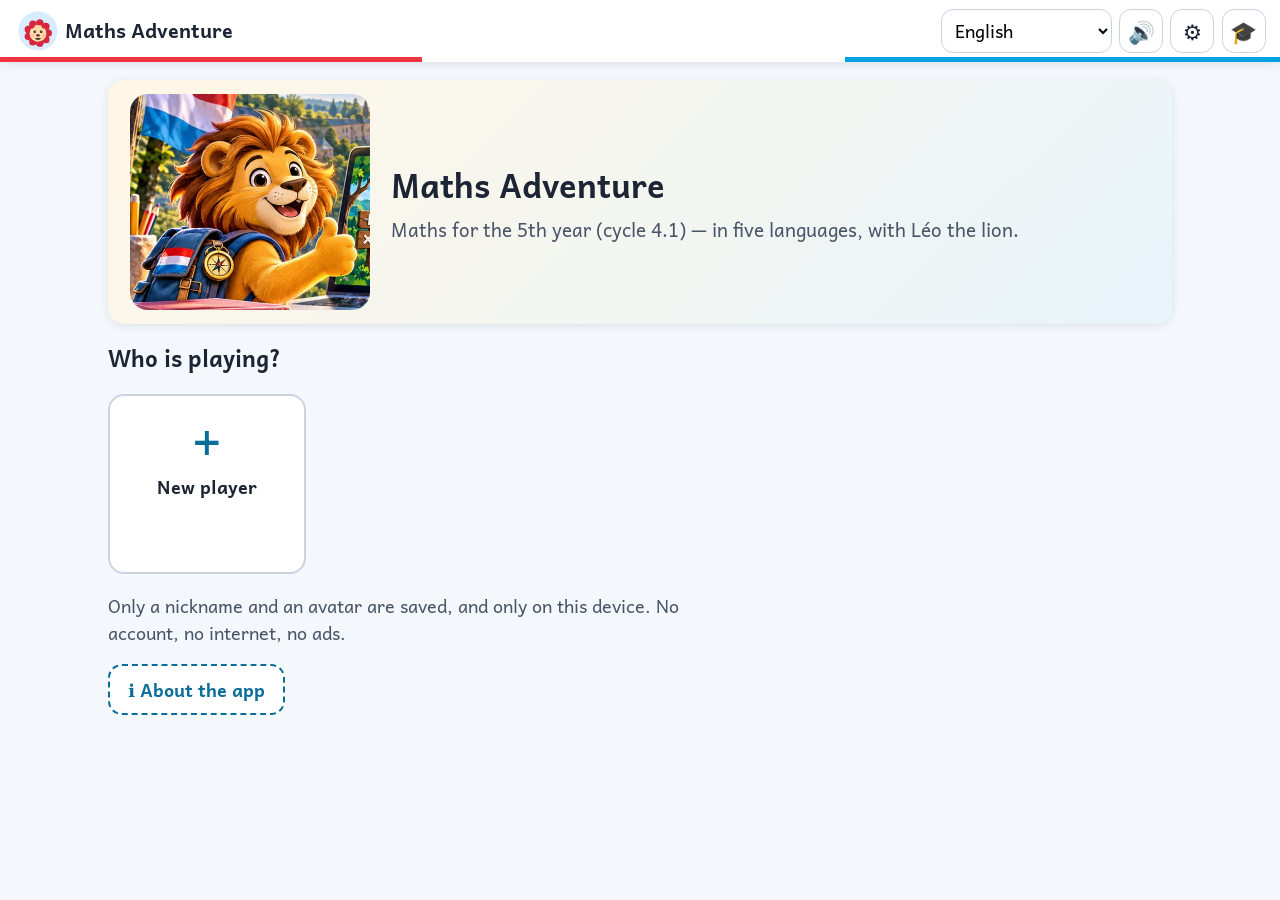
<file: index.html>
<!DOCTYPE html>
<html lang="fr">
<head>
<meta charset="utf-8">
<meta name="viewport" content="width=device-width, initial-scale=1, viewport-fit=cover">
<title>Math Adventure Lëtzebuerg · Cycle 4.1</title>
<meta name="description" content="Offline maths practice for Cycle 4.1 (5e année) in Luxembourg — FR, DE, LB, EN, RO.">
<link rel="stylesheet" href="css/app.css?v=60b94250">
</head>
<body>
<a class="skip" href="#main">Skip to content</a>
<header id="topbar" role="banner"></header>
<main id="main" tabindex="-1"></main>
<noscript><p style="padding:2rem">This app needs JavaScript. / Cette application a besoin de JavaScript.</p></noscript>

<!-- Translations: one file per language (JSON inside a small wrapper) -->
<script src="lang/fr.js?v=732858bb"></script>
<script src="lang/de.js?v=d8d14176"></script>
<script src="lang/lb.js?v=cd9754b4"></script>
<script src="lang/en.js?v=67a23df7"></script>
<script src="lang/ro.js?v=148026a5"></script>
<!-- Core (no DOM) -->
<script src="js/core/core.js?v=0ac11407"></script>
<script src="js/core/i18n.js?v=b5b7adcf"></script>
<script src="js/core/numwords.js?v=96aa3ba4"></script>
<script src="js/core/expr.js?v=b0291c2d"></script>
<script src="js/core/check.js?v=9bc682be"></script>
<script src="js/figures/figures.js?v=91a6f193"></script>
<!-- Curriculum, map and exercise templates -->
<script src="js/data/curriculum.js?v=0f554873"></script>
<script src="js/data/map.js?v=e9a538f1"></script>
<script src="js/data/badges.js?v=65bc498c"></script>
<script src="js/data/glossary.js?v=a13b171c"></script>
<script src="js/templates/registry.js?v=69e2e03e"></script>
<script src="js/templates/no_numbers.js?v=d53ef2dc"></script>
<script src="js/templates/no_operations.js?v=1e5e96a4"></script>
<script src="js/templates/ef_geometry.js?v=0cd226c7"></script>
<script src="js/templates/gm_measures.js?v=987942b2"></script>
<script src="js/templates/rp_problems.js?v=d055ea07"></script>
<script src="js/templates/extreme.js?v=b66fca2b"></script>
<!-- Game logic and UI -->
<script src="js/game/game.js?v=059759e8"></script>
<script src="js/game/sets.js?v=01d61408"></script>
<script src="js/ui/media.js?v=5b699a3b"></script>
<script src="js/ui/widgets.js?v=b9a24413"></script>
<script src="js/ui/terms.js?v=5b2e90e9"></script>
<script src="js/ui/dashboard.js?v=f40d99d7"></script>
<script src="js/app.js?v=7e031289"></script>
</body>
</html>
</file>
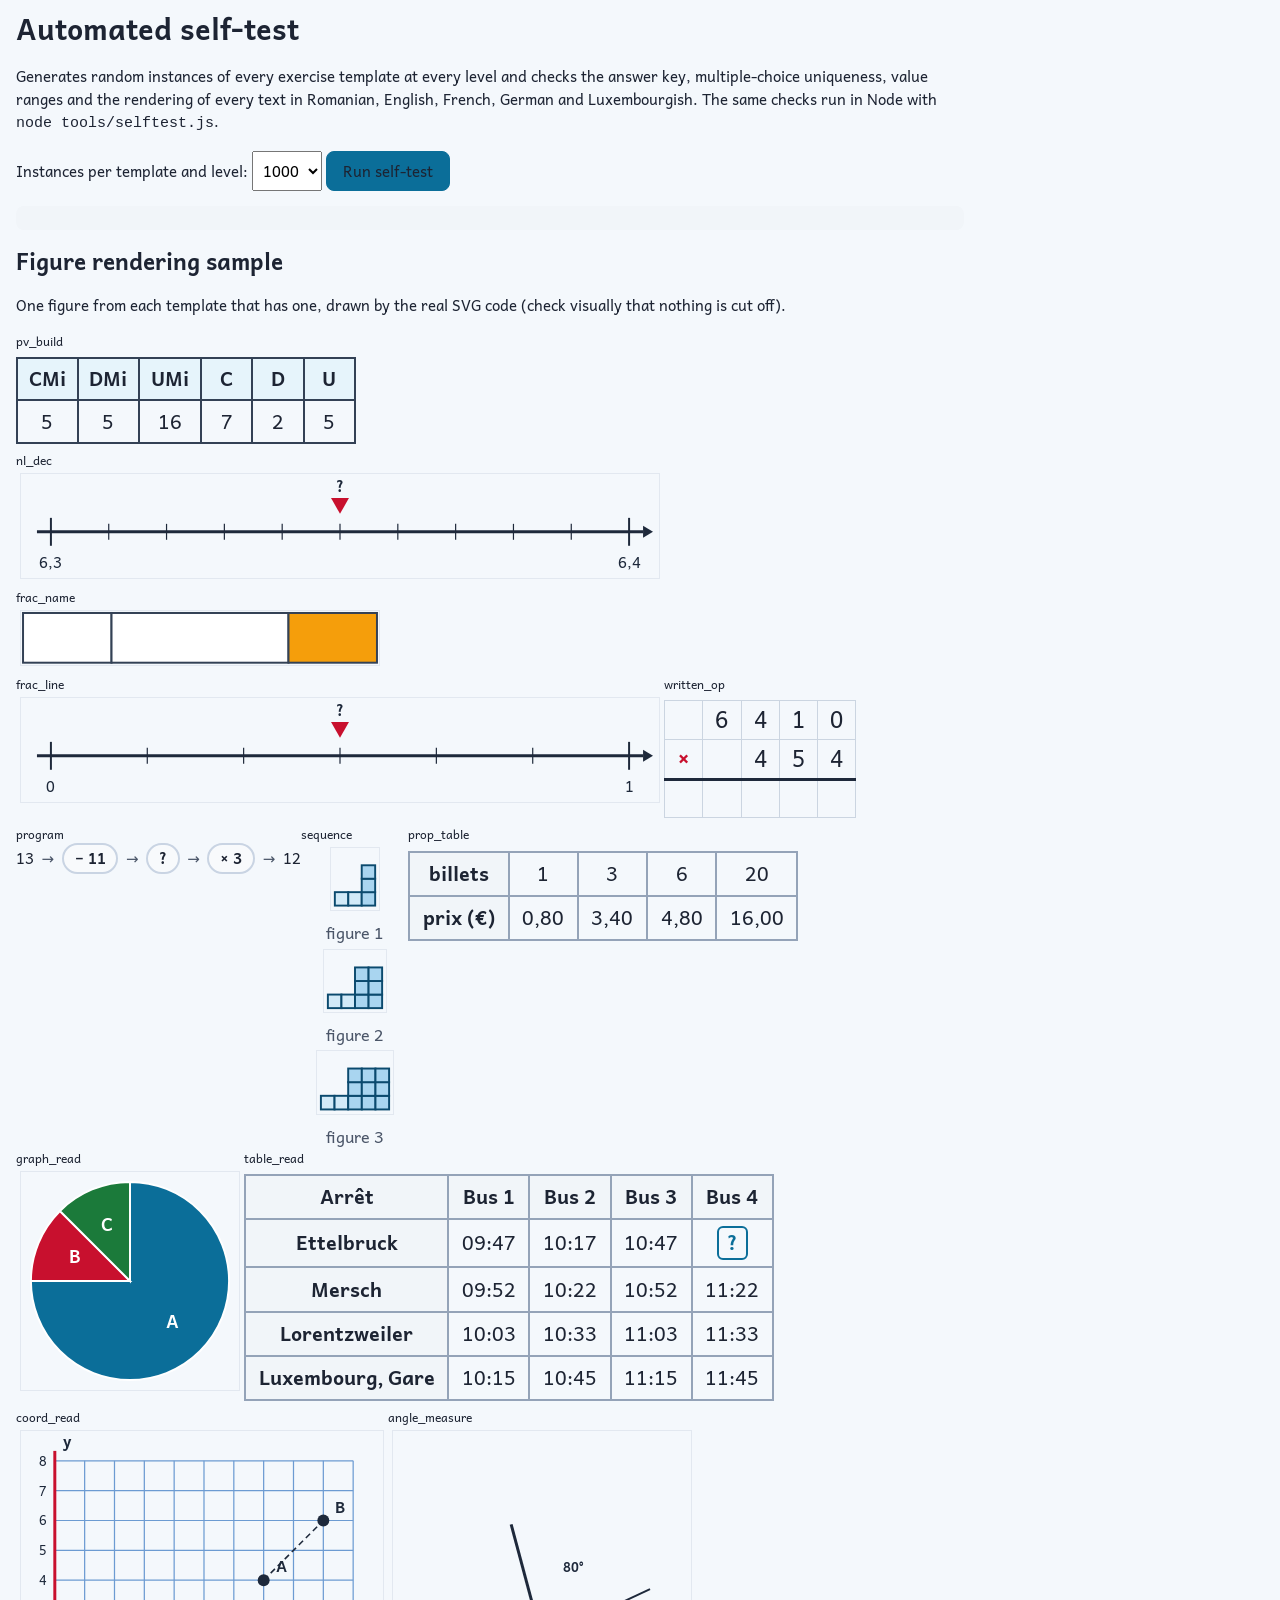
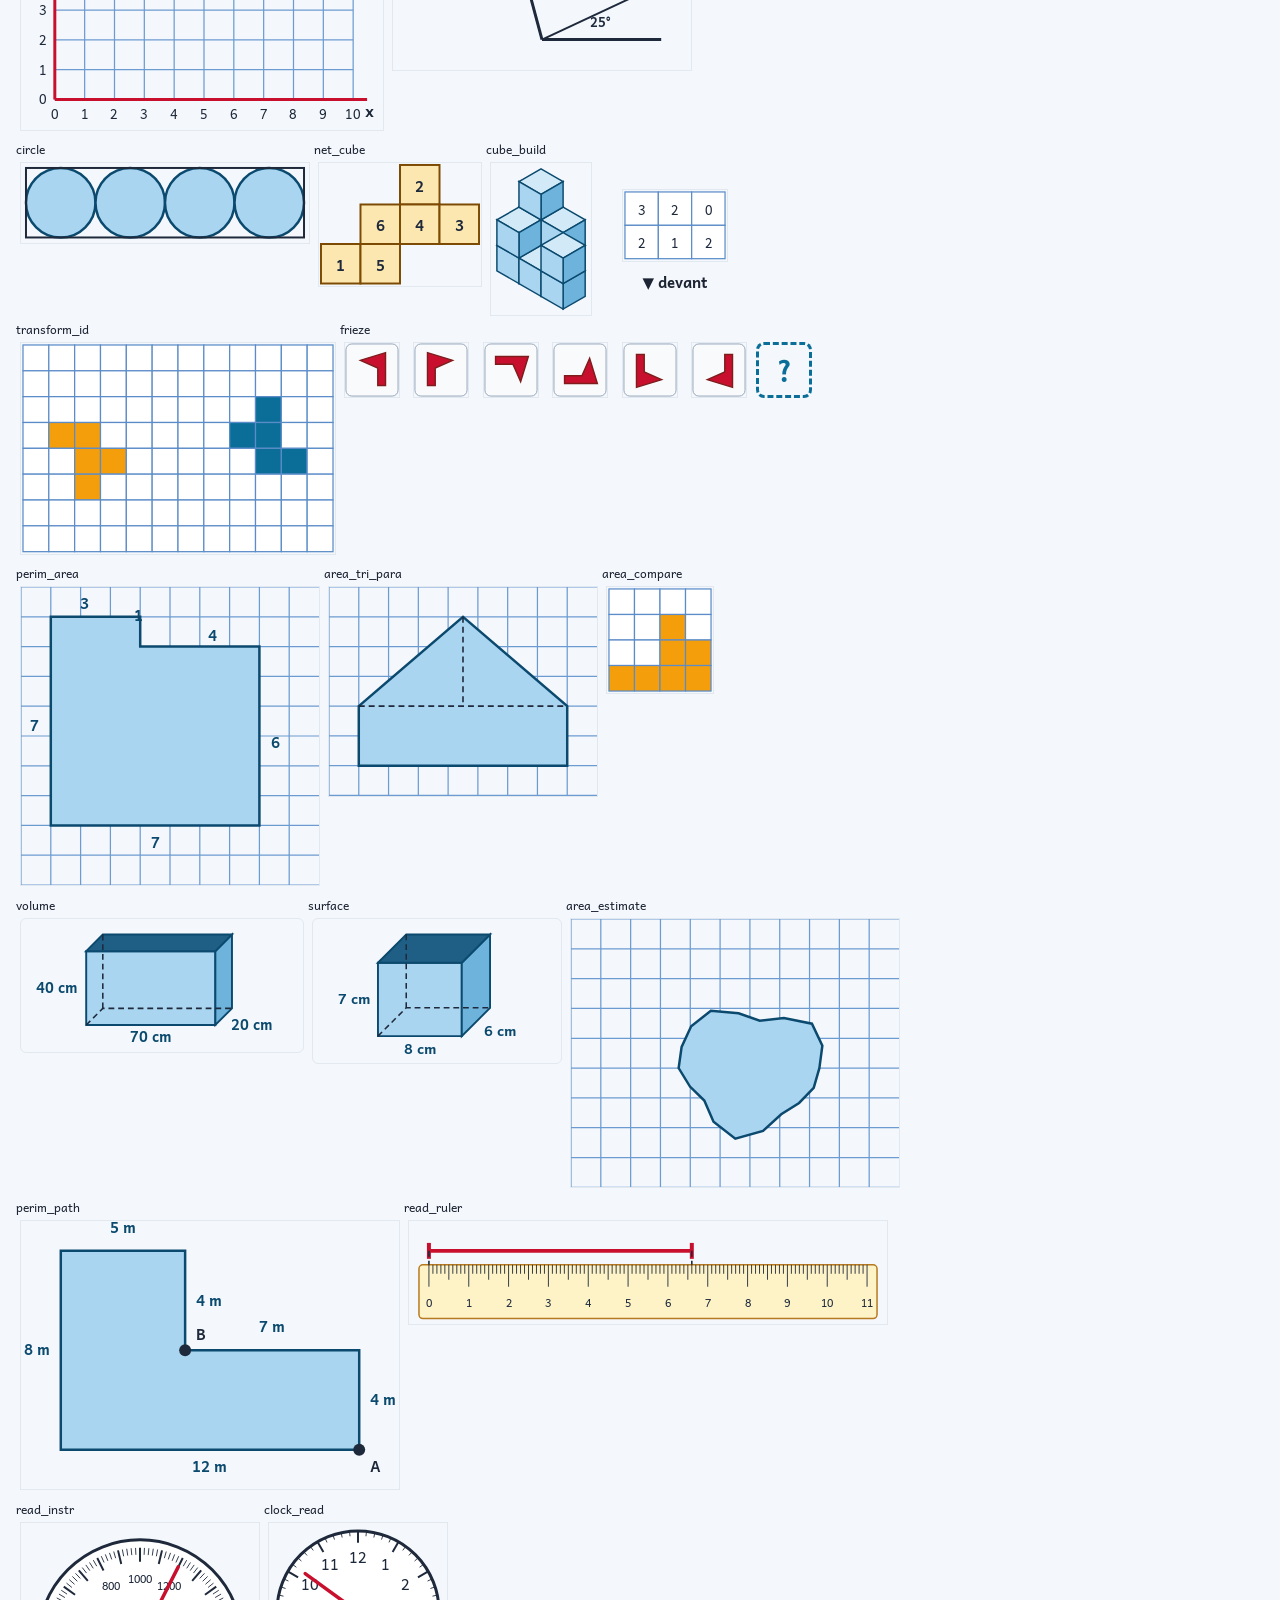
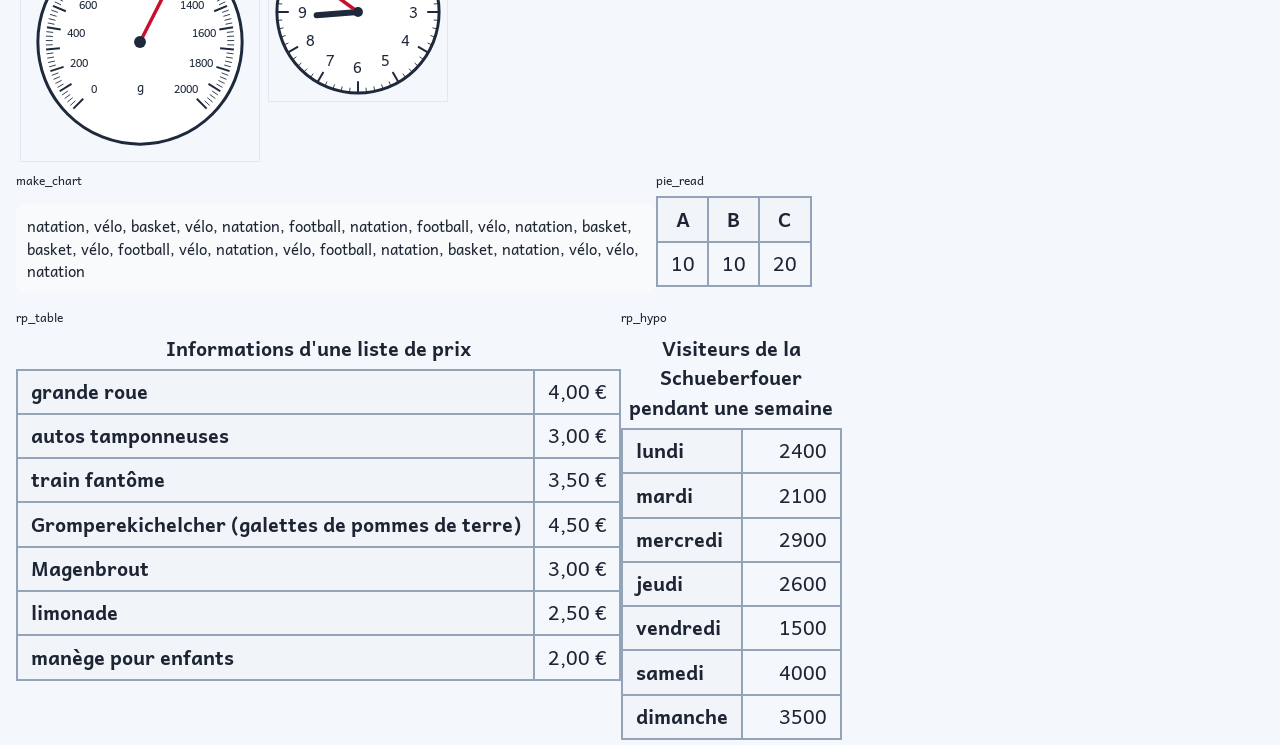
<file: selftest.html>
<!DOCTYPE html>
<html lang="en">
<head>
<meta charset="utf-8">
<meta name="viewport" content="width=device-width, initial-scale=1">
<title>Self-test · Math Adventure Lëtzebuerg</title>
<style>
  body { font: 15px/1.5 system-ui, sans-serif; max-width: 980px; margin: 24px auto; padding: 0 16px; color: #1e293b; }
  h1 { font-size: 1.4rem; } button { font: inherit; padding: 8px 16px; border-radius: 8px; border: 1px solid #0b6e99; background: #0b6e99; color: #fff; cursor: pointer; }
  select { font: inherit; padding: 6px; } pre { background: #f1f5f9; padding: 12px; border-radius: 8px; white-space: pre-wrap; }
  .ok { color: #166534; font-weight: 700; } .bad { color: #b91c1c; font-weight: 700; }
  table { border-collapse: collapse; font-size: 13px; } td, th { border: 1px solid #cbd5e1; padding: 2px 8px; text-align: right; } td:first-child { text-align: left; }
  #figs svg { max-width: 220px; height: auto; border: 1px solid #e2e8f0; margin: 4px; }
</style>
<link rel="stylesheet" href="css/app.css?v=60b94250" media="not all" id="appcss">
</head>
<body>
<h1>Automated self-test</h1>
<p>Generates random instances of every exercise template at every level and checks the answer key, multiple-choice uniqueness, value ranges and the rendering of every text in Romanian, English, French, German and Luxembourgish. The same checks run in Node with <code>node tools/selftest.js</code>.</p>
<p>Instances per template and level:
  <select id="n"><option>100</option><option selected>1000</option></select>
  <button id="go">Run self-test</button></p>
<div id="status"></div>
<pre id="out"></pre>
<div id="table"></div>
<h2>Figure rendering sample</h2>
<p>One figure from each template that has one, drawn by the real SVG code (check visually that nothing is cut off).</p>
<div id="figs"></div>

<script src="lang/fr.js?v=732858bb"></script><script src="lang/de.js?v=d8d14176"></script><script src="lang/lb.js?v=cd9754b4"></script><script src="lang/en.js?v=67a23df7"></script><script src="lang/ro.js?v=148026a5"></script>
<script src="js/core/core.js?v=0ac11407"></script><script src="js/core/i18n.js?v=b5b7adcf"></script><script src="js/core/numwords.js?v=96aa3ba4"></script><script src="js/core/expr.js?v=b0291c2d"></script><script src="js/core/check.js?v=9bc682be"></script>
<script src="js/figures/figures.js?v=91a6f193"></script><script src="js/data/curriculum.js?v=0f554873"></script><script src="js/data/map.js?v=e9a538f1"></script><script src="js/data/badges.js?v=65bc498c"></script>
<script src="js/templates/registry.js?v=69e2e03e"></script><script src="js/templates/no_numbers.js?v=d53ef2dc"></script><script src="js/templates/no_operations.js?v=1e5e96a4"></script>
<script src="js/templates/ef_geometry.js?v=0cd226c7"></script><script src="js/templates/gm_measures.js?v=987942b2"></script><script src="js/templates/rp_problems.js?v=d055ea07"></script>
<script src="js/game/game.js?v=059759e8"></script>
<script src="tools/selftest-core.js?v=e02ee0ce"></script>
<script>
  document.getElementById('go').onclick = () => {
    const out = document.getElementById('out'), st = document.getElementById('status');
    out.textContent = ''; st.textContent = 'Running … (about half a minute for 1000 per template and level)';
    setTimeout(() => {
      const lines = [];
      const rep = MQ.selftest.run({ n: +document.getElementById('n').value, log: s => lines.push(s) });
      out.textContent = lines.join('\n');
      st.innerHTML = rep.errors.length ? `<span class="bad">✗ ${rep.errors.length} problem(s) found</span>` : `<span class="ok">✓ All checks passed: ${rep.instances.toLocaleString('en')} instances × 5 languages</span>`;
      document.getElementById('table').innerHTML = '<table><tr><th>Template</th><th>Instances</th><th>Failing</th></tr>' +
        Object.entries(rep.perTemplate).map(([k, v]) => `<tr><td>${k}</td><td>${v.instances}</td><td>${v.failing}</td></tr>`).join('') + '</table>';
    }, 50);
  };
  // figure sample
  document.getElementById('appcss').media = 'all';
  const figs = document.getElementById('figs');
  MQ.T.list.forEach(tp => {
    const ex = MQ.T.make(tp.id, tp.levels[tp.levels.length - 1], 42); const f = ex.figure; if (!f) return;
    const html = typeof f === 'function' ? f('fr') : typeof f === 'string' ? f : MQ.fmtVal(f.htmlFig, 'fr');
    const d = document.createElement('div'); d.style.display = 'inline-block'; d.style.verticalAlign = 'top'; d.innerHTML = `<div style="font-size:12px">${tp.id}</div>` + html; figs.appendChild(d);
  });
</script>
</body>
</html>
</file>
<file: css/app.css>
/* =====================================================================
 * Math Adventure Lëtzebuerg — styles. Tablet first, large touch targets,
 * WCAG AA contrast, optional dyslexia-friendly font and high contrast.
 * ===================================================================== */
@font-face { font-family: 'Andika'; src: url('../fonts/andika-latin-400-normal.woff2') format('woff2'); font-weight: 400; unicode-range: U+0000-00FF, U+0131, U+0152-0153, U+02BB-02BC, U+02C6, U+02DA, U+02DC, U+2000-206F, U+20AC, U+2122, U+2191-2193, U+2212, U+2215; }
@font-face { font-family: 'Andika'; src: url('../fonts/andika-latin-700-normal.woff2') format('woff2'); font-weight: 700; unicode-range: U+0000-00FF, U+0131, U+0152-0153, U+02BB-02BC, U+02C6, U+02DA, U+02DC, U+2000-206F, U+20AC, U+2122, U+2191-2193, U+2212, U+2215; }
@font-face { font-family: 'Andika'; src: url('../fonts/andika-latin-ext-400-normal.woff2') format('woff2'); font-weight: 400; unicode-range: U+0100-02AF, U+0304, U+0308, U+0329, U+1E00-1E9F, U+1EF2-1EFF, U+2020, U+20A0-20AB, U+20AD-20C0, U+2113, U+2C60-2C7F, U+A720-A7FF; }
@font-face { font-family: 'Andika'; src: url('../fonts/andika-latin-ext-700-normal.woff2') format('woff2'); font-weight: 700; unicode-range: U+0100-02AF, U+0304, U+0308, U+0329, U+1E00-1E9F, U+1EF2-1EFF, U+2020, U+20A0-20AB, U+20AD-20C0, U+2113, U+2C60-2C7F, U+A720-A7FF; }
@font-face { font-family: 'OpenDyslexic'; src: url('../fonts/opendyslexic-latin-400-normal.woff2') format('woff2'); font-weight: 400; }
@font-face { font-family: 'OpenDyslexic'; src: url('../fonts/opendyslexic-latin-700-normal.woff2') format('woff2'); font-weight: 700; }

:root {
  --scale: 1;
  --ink: #1d2433; --muted: #4a5568; --bg: #f4f8fc; --card: #ffffff; --line: #c9d4e3;
  --red: #c8102e; --blue: #0b6e99; --blue-l: #00a3e0; --sky: #e6f4fb; --gold: #b7791f;
  --ok: #1b7a3a; --ok-bg: #e5f6ea; --warn: #9a5b00; --warn-bg: #fff4dc; --bad: #b42318;
  --shade: #f59e0b; --shade2: #0b6e99;
  --radius: 16px; --shadow: 0 2px 10px rgba(16, 37, 66, .10);
  font-size: calc(18px * var(--scale));
}
* { box-sizing: border-box; }
html, body { margin: 0; }
body { font-family: 'Andika', 'Atkinson Hyperlegible', 'Segoe UI', system-ui, sans-serif; color: var(--ink); background: var(--bg); line-height: 1.5; -webkit-text-size-adjust: 100%; }
body.dyslexia { font-family: 'OpenDyslexic', 'Andika', sans-serif; letter-spacing: .03em; word-spacing: .12em; line-height: 1.75; }
body.contrast { --ink: #000; --muted: #222; --bg: #fff; --line: #000; --blue: #003e66; --shade: #c2410c; }
.skip { position: absolute; left: -999px; } .skip:focus { left: 8px; top: 8px; background: #fff; padding: 8px; z-index: 99; }
:focus-visible { outline: 3px solid #ff8c00; outline-offset: 2px; border-radius: 6px; }
h1 { font-size: 1.6rem; margin: .4rem 0 .6rem; } h2 { font-size: 1.25rem; margin: .3rem 0; } h3 { margin: .2rem 0 .4rem; font-size: 1.1rem; }
small, .small { font-size: .85rem; color: var(--muted); }
button { font: inherit; color: inherit; cursor: pointer; }
input, select { font: inherit; }

/* ---------- header ---------- */
#topbar { position: sticky; top: 0; z-index: 20; display: flex; align-items: center; justify-content: space-between; gap: .5rem; padding: .4rem .8rem; background: linear-gradient(90deg, #ef3340 0 33%, #ffffff 33% 66%, #00a3e0 66%); background-size: 100% 5px; background-repeat: no-repeat; background-position: bottom; background-color: #fff; box-shadow: var(--shadow); flex-wrap: wrap; }
.brand { display: flex; align-items: center; gap: .4rem; border: 0; background: none; font-weight: 700; font-size: 1.1rem; padding: .2rem; }
.tools { display: flex; align-items: center; gap: .4rem; flex-wrap: wrap; }
.icon { border: 1px solid var(--line); background: #fff; border-radius: 12px; min-width: 44px; min-height: 44px; font-size: 1.2rem; }
.langsel { min-height: 44px; border-radius: 12px; border: 1px solid var(--line); padding: 0 .5rem; background: #fff; }
.pchip { display: flex; align-items: center; gap: .45rem; border: 1px solid var(--line); background: #fff; border-radius: 22px; padding: .25rem .7rem; min-height: 44px; }
.pchip .lv { font-size: .85rem; color: var(--blue); font-weight: 700; } .pchip .lvs { display: none; }
.xpbar { width: 70px; height: 8px; background: #e2e8f0; border-radius: 8px; overflow: hidden; display: inline-block; } .xpbar i { display: block; height: 100%; background: var(--gold); }
.pchip .xp { font-size: .8rem; color: var(--muted); } .streak { font-weight: 700; }
main { max-width: 1100px; margin: 0 auto; padding: 1rem; outline: none; }

/* ---------- generic ---------- */
.card { background: var(--card); border-radius: var(--radius); box-shadow: var(--shadow); padding: 1rem; border: 1px solid #e3e9f2; }
.btn { border: 2px solid var(--blue); background: #fff; color: var(--blue); border-radius: 14px; padding: .55rem 1rem; min-height: 48px; font-weight: 700; }
.btn:hover { background: var(--sky); } .btn:disabled { opacity: .5; cursor: default; }
.btn.primary { background: var(--blue); color: #fff; } .btn.primary:hover { background: #095a7d; }
.btn.big { font-size: 1.1rem; padding: .65rem 1.4rem; } .btn.danger { border-color: var(--bad); color: var(--bad); }
.btn.back { margin-bottom: .5rem; }
.brow { display: flex; gap: .6rem; flex-wrap: wrap; align-items: center; margin-top: .6rem; }
.form { display: flex; flex-direction: column; gap: .7rem; max-width: 560px; }
.form label { display: flex; flex-direction: column; gap: .3rem; font-weight: 700; }
.form label.row { flex-direction: row; align-items: center; gap: .6rem; font-weight: 400; }
.form input[type=text], .form input:not([type]), .form input[type=password] { padding: .6rem; border: 2px solid var(--line); border-radius: 12px; min-height: 48px; }
.narrow { max-width: 380px; } .hint { color: var(--muted); margin: 0; } .privacy { color: var(--muted); max-width: 640px; }
.stars { color: #e0a100; font-size: 1.3rem; letter-spacing: 2px; white-space: nowrap; } .stars .off { color: #cbd5e1; } .stars .sup { color: #c2410c; text-shadow: 0 0 3px rgba(255, 170, 60, .7); }

/* ---------- profiles ---------- */
.profgrid { display: grid; grid-template-columns: repeat(auto-fill, minmax(170px, 1fr)); gap: 1rem; margin: 1rem 0; }
.prof { display: flex; flex-direction: column; align-items: center; gap: .3rem; background: #fff; border: 2px solid var(--line); border-radius: var(--radius); padding: 1rem; min-height: 180px; }
.prof:hover { border-color: var(--blue); } .prof.add .plus { font-size: 3rem; line-height: 1; color: var(--blue); }

/* ---------- map ---------- */
.maptop { display: flex; justify-content: space-between; align-items: center; gap: 1rem; flex-wrap: wrap; }
.hello { display: flex; gap: .8rem; align-items: center; } .hello h1 { margin: 0; } .hello p { margin: .2rem 0; color: var(--muted); }
.quest { border: 2px solid var(--gold); background: #fffaf0; border-radius: var(--radius); padding: .6rem 1rem; display: flex; flex-direction: column; text-align: left; min-height: 48px; }
.quest.done { border-color: var(--ok); background: var(--ok-bg); }
.mapwrap { position: relative; width: 100%; max-width: 760px; margin: 1rem auto; aspect-ratio: 1 / 1.05; }
.lux { position: absolute; inset: 0; width: 100%; height: 100%; }
.lux .land { fill: #dcefd6; stroke: #7fae7a; stroke-width: .6; } .lux .river { fill: none; stroke: #6cb6e6; stroke-width: 1.4; } .lux .road { fill: none; stroke: #e7d7b7; stroke-width: .8; stroke-dasharray: 2 1.5; }
.region { position: absolute; transform: translate(-50%, -50%); width: min(40%, 230px); background: #fff; border: 3px solid var(--line); border-radius: 18px; padding: .5rem .6rem; display: flex; flex-direction: column; align-items: center; text-align: center; box-shadow: var(--shadow); gap: .1rem; }
.region:hover, .region:focus-visible { transform: translate(-50%, -50%) scale(1.04); }
.region .ricon { font-size: 2rem; line-height: 1.1; } .region b { font-size: 1rem; } .region .flag { position: absolute; top: -10px; right: -6px; font-size: 1.3rem; }
.region.r-city { border-color: #ef3340; } .region.r-castle { border-color: #7b3fa0; } .region.r-forest { border-color: #2e8b57; } .region.r-fair { border-color: #d97706; }
.rprog { width: 90%; height: 8px; background: #e2e8f0; border-radius: 8px; overflow: hidden; } .rprog i { display: block; height: 100%; background: #e0a100; }
.navrow { display: flex; gap: .8rem; justify-content: center; flex-wrap: wrap; }
.qlist { list-style: none; padding: 0; } .qlist li { display: flex; justify-content: space-between; gap: 1rem; padding: .5rem; border-bottom: 1px solid var(--line); } .qlist li.ok { color: var(--ok); font-weight: 700; }

/* ---------- region ---------- */
.rtitle small { font-size: .9rem; color: var(--muted); font-weight: 400; display: block; }
.rintro { color: var(--muted); max-width: 760px; }
.stagegrid { display: grid; grid-template-columns: repeat(auto-fill, minmax(250px, 1fr)); gap: 1rem; }
.stage h3 { margin-top: 0; } .stage .sdesc { margin: .2rem 0; min-height: 3em; } .stage.assigned { border: 3px solid #ef3340; } .stage.boss { background: linear-gradient(135deg, #fff 60%, #fff3d6); border: 2px solid var(--gold); }

/* ---------- player ---------- */
.playbar { display: flex; flex-wrap: wrap; gap: .6rem; align-items: center; justify-content: space-between; }
.playbar h2 small { color: var(--muted); font-weight: 400; font-size: .85rem; }
.levels { display: flex; gap: .3rem; flex-wrap: wrap; align-items: center; }
.lvlb { border: 2px solid var(--line); background: #fff; border-radius: 12px; padding: .3rem .6rem; min-height: 44px; font-size: .9rem; }
.lvlb.sel { border-color: var(--blue); background: var(--blue); color: #fff; font-weight: 700; }
.auto { font-size: .85rem; display: flex; align-items: center; gap: .3rem; }
.timer, .score { font-weight: 700; font-size: 1.15rem; background: #fff; border-radius: 12px; padding: .3rem .8rem; border: 2px solid var(--line); }
.excard { background: #fff; border-radius: 20px; box-shadow: var(--shadow); padding: 1.2rem; margin-top: .6rem; }
.prompt { display: flex; gap: .6rem; align-items: flex-start; font-size: 1.15rem; }
.prompt .qtext { flex: 1; }
.say { flex: none; }
.figure { margin: .8rem 0; overflow-x: auto; display: flex; flex-wrap: wrap; gap: 1rem; justify-content: center; align-items: center; }
.widget { margin: .8rem 0; }
.hints .hint { background: var(--warn-bg); border-left: 5px solid var(--gold); padding: .5rem .8rem; border-radius: 10px; margin: .4rem 0; }
.feedback { border-radius: 14px; }
.feedback:empty { display: none; }
.feedback.ok, .feedback.retry, .feedback.solution, .feedback.formal { display: flex; gap: .8rem; align-items: flex-start; padding: .8rem 1rem; margin-top: .6rem; }
.feedback.ok { background: var(--ok-bg); border: 2px solid #9fd3ae; } .feedback.retry, .feedback.formal { background: var(--warn-bg); border: 2px solid #f3cf86; } .feedback.solution { background: #eef4fb; border: 2px solid #b8cde6; }
.feedback p { margin: .2rem 0; } .xpgain { color: var(--gold); font-weight: 700; }
.explain { background: rgba(255,255,255,.7); border-radius: 10px; padding: .4rem .6rem; }
.actions { justify-content: flex-end; }
.result { text-align: center; } .result .brow { justify-content: center; }

/* fractions */
.frac { display: inline-flex; flex-direction: column; align-items: center; vertical-align: middle; font-size: .95em; line-height: 1.1; margin: 0 .12em; }
.frac .fn { border-bottom: 2px solid currentColor; padding: 0 .15em; } .frac .fd { padding: 0 .15em; }
.box { display: inline-block; min-width: 1.6em; border: 2px solid var(--blue); border-radius: 6px; text-align: center; padding: 0 .2em; font-weight: 700; color: var(--blue); }
.arrow { color: var(--muted); margin: 0 .2rem; } .opbox { display: inline-block; border: 2px solid var(--line); border-radius: 20px; padding: .1rem .6rem; background: #f8fafc; font-weight: 700; }

/* ---------- widgets ---------- */
.w-input { display: flex; flex-wrap: wrap; gap: .8rem 1.2rem; align-items: flex-end; }
.w-input .field { display: flex; flex-direction: column; gap: .2rem; }
.w-input .field input { font-size: 1.3rem; padding: .45rem .6rem; width: 10em; max-width: 70vw; border: 3px solid var(--line); border-radius: 12px; min-height: 52px; }
.w-input .field input:focus { border-color: var(--blue); } .w-input .field input.bad { border-color: #e57373; }
.w-input .field { position: relative; } .w-input .unit { font-weight: 700; margin-left: .3rem; align-self: flex-start; }
.w-input .field { flex-direction: row; flex-wrap: wrap; align-items: center; } .w-input .flabel { width: 100%; font-size: .9rem; color: var(--muted); }
.w-input .tip { width: 100%; margin: 0; font-size: .8rem; color: var(--muted); }
.w-mc { display: grid; gap: .6rem; } .w-mc.list { grid-template-columns: 1fr; } .w-mc.row { grid-template-columns: repeat(auto-fit, minmax(90px, 1fr)); } .w-mc.grid { grid-template-columns: repeat(auto-fit, minmax(160px, 1fr)); }
.opt { border: 3px solid var(--line); background: #fff; border-radius: 14px; padding: .6rem .8rem; min-height: 56px; text-align: left; display: flex; flex-direction: column; align-items: center; gap: .3rem; font-size: 1.05rem; }
.w-mc.list .opt { align-items: flex-start; } .w-mc.row .opt { align-items: center; font-size: 1.4rem; font-weight: 700; }
.opt:hover { border-color: var(--blue-l); } .opt.sel { border-color: var(--blue); background: var(--sky); box-shadow: inset 0 0 0 2px var(--blue); }
.opt.right { border-color: var(--ok); background: var(--ok-bg); }
.ofig svg { max-height: 160px; }
.w-order { list-style: none; padding: 0; margin: 0; display: flex; flex-direction: column; gap: .5rem; counter-reset: o; }
.oitem { display: flex; align-items: center; gap: .6rem; background: #fff; border: 3px solid var(--line); border-radius: 14px; padding: .4rem .6rem; min-height: 56px; font-size: 1.15rem; touch-action: manipulation; }
.oitem::before { counter-increment: o; content: counter(o) '.'; font-weight: 700; color: var(--muted); }
.oitem .olabel { flex: 1; } .grip { cursor: grab; font-size: 1.3rem; color: var(--muted); padding: .3rem; touch-action: none; } .oitem.dragging { z-index: 5; box-shadow: 0 8px 20px rgba(0,0,0,.2); border-color: var(--blue); }
.mv { border: 2px solid var(--line); background: #f8fafc; border-radius: 10px; min-width: 44px; min-height: 44px; }
.w-bins .pool { display: flex; flex-wrap: wrap; gap: .5rem; min-height: 60px; padding: .5rem; border: 2px dashed var(--line); border-radius: 14px; margin-bottom: .6rem; }
.binrow { display: grid; grid-template-columns: repeat(auto-fit, minmax(180px, 1fr)); gap: .6rem; }
.bin { border: 3px solid var(--blue-l); border-radius: 14px; background: #f7fbfe; min-height: 120px; padding: .5rem; }
.bintitle { font-weight: 700; margin-bottom: .4rem; } .bincards { display: flex; flex-wrap: wrap; gap: .4rem; }
.card { } .w-bins .card { padding: .4rem .7rem; border: 3px solid var(--line); border-radius: 12px; background: #fff; min-height: 48px; min-width: 56px; font-size: 1.05rem; touch-action: manipulation; box-shadow: none; }
.w-bins .card.picked { border-color: #ff8c00; background: #fff4e5; } .w-bins .card.dragging { z-index: 5; box-shadow: 0 8px 20px rgba(0,0,0,.2); }
.w-bins .card svg { max-height: 80px; }
.w-match { display: grid; grid-template-columns: 1fr 1fr; gap: 1rem; } .mcol { display: flex; flex-direction: column; gap: .5rem; }
.mitem { border: 3px solid var(--line); background: #fff; border-radius: 14px; padding: .5rem .7rem; min-height: 56px; text-align: left; font-size: 1.1rem; display: flex; align-items: center; gap: .5rem; }
.mitem.picked { border-color: #ff8c00; background: #fff4e5; }
.mitem svg { max-height: 110px; }
.badge.c0, .mitem.c0 { --pc: #0b6e99; } .badge.c1, .mitem.c1 { --pc: #c8102e; } .badge.c2, .mitem.c2 { --pc: #1b7a3a; } .badge.c3, .mitem.c3 { --pc: #7b3fa0; } .badge.c4, .mitem.c4 { --pc: #b7791f; } .badge.c5, .mitem.c5 { --pc: #334155; }
.mitem[class*=" c"] { border-color: var(--pc); } .w-match .badge { background: var(--pc); color: #fff; border-radius: 50%; width: 1.6em; height: 1.6em; display: inline-flex; align-items: center; justify-content: center; font-weight: 700; flex: none; }
.count { text-align: center; color: var(--muted); margin: .3rem 0; }
.w-tf .tfrow { display: grid; grid-template-columns: 1fr 1fr; gap: .6rem; } .w-tf .tfb { align-items: center; font-weight: 700; font-size: 1.2rem; } .w-tf .sub { font-weight: 700; margin: .8rem 0 .3rem; }
.w-mistake .steps { padding-left: 1.6rem; } .w-mistake .step { border: 3px solid var(--line); border-radius: 12px; padding: .5rem .8rem; margin: .4rem 0; background: #fff; cursor: pointer; font-size: 1.15rem; }
.w-mistake .step.sel { border-color: var(--bad); background: #fdecea; }
.locked { pointer-events: none; opacity: .9; }

/* ---------- SVG figures ---------- */
svg.fig { font-family: inherit; touch-action: manipulation; }
.fig .cell { fill: #fff; stroke: #334155; stroke-width: 2; } .fig .cell.on { fill: var(--shade); } .fig .cell.dot { stroke-width: 2.5; }
.fig .cell.hit { cursor: pointer; } .fig .cell.hit:hover { fill: #fde7b0; } .fig .cell.on.hit:hover { fill: #d97706; }
.fig .cell.sq { stroke: #5b8cc8; stroke-width: 1.25; } .fig .cell.sq.on { fill: var(--shade2); } .fig .cell.sq.fixed { fill: #0b6e99; } .fig .cell.sq.fixed.on { fill: #0b6e99; }
.cells .cell.sq.on:not(.fixed) { fill: var(--shade); }
.fig .cell.cursor, .fig .lattice.cursor { stroke: #ff8c00; stroke-width: 4; }
.fig .axis { stroke: #c8102e; stroke-width: 3; } .fig .centre { fill: #c8102e; }
.fig .ln { stroke: #1e293b; stroke-width: 2; fill: none; } .fig .ln.thick { stroke-width: 3; } .fig .ln.thin { stroke-width: 1.2; } .fig .ln.hair { stroke-width: .9; }
.fig .ln.dash { stroke-dasharray: 6 4; stroke-width: 1.6; } .fig .ln.seg { stroke: #c8102e; stroke-width: 4; } .fig .ln.arc { stroke: #c8102e; stroke-width: 2.5; }
.fig .ln.vec { stroke: #7b3fa0; stroke-width: 4; marker-end: none; } .fig .ln.user { stroke: #d97706; stroke-dasharray: 5 3; } .fig .ln.a { stroke: #e8590c; stroke-width: 5; }
.fig .grid { stroke: #6c9bd2; stroke-width: 1.25; }
.fig .tx { font-size: 15px; fill: #1e293b; } .fig .tx.sm { font-size: 13px; } .fig .tx.xs { font-size: 11px; } .fig .tx.b { font-weight: 700; } .fig .tx.lbl { font-size: 15px; font-weight: 700; fill: #0b4a6e; }
.fig .tx.onslice { fill: #fff; font-size: 18px; }
.fig .shape { fill: #a9d5f0; stroke: #0b4a6e; stroke-width: 2.5; }
.fig .pt { fill: #1e293b; } .fig .pt.user { fill: #d97706; } .fig .pt.mid { fill: none; } .fig .pt.centre { fill: #c8102e; }
.fig .marker polygon { fill: #c8102e; } .fig .marker.user polygon { fill: #d97706; }
.fig .arrow { fill: #1e293b; } .fig .tick:hover { fill: rgba(11,110,153,.12); cursor: pointer; } .fig .lattice { cursor: pointer; } .fig .lattice:hover { fill: rgba(217,119,6,.25); }
.fig .prot { fill: rgba(0,163,224,.12); stroke: #0b6e99; stroke-width: 1.5; }
.fig .ruler { fill: #fef3c7; stroke: #b7791f; stroke-width: 1.5; }
.fig .face1 { fill: #a9d5f0; stroke: #0b4a6e; stroke-width: 2; } .fig .face2 { fill: #d2eaf8; stroke: #0b4a6e; stroke-width: 2; } .fig .face3 { fill: #6db3dc; stroke: #0b4a6e; stroke-width: 2; } .fig .face4 { fill: #1f5f86; stroke: #0b4a6e; stroke-width: 2; }
.fig .cube { stroke-width: 1.5; } .painted .fig .face1 { fill: #e05a5a; } .painted .fig .face2 { fill: #f08a8a; } .painted .fig .face3 { fill: #c23b3b; } .painted .fig .cube { stroke: #5a1010; } .fig .netface { fill: #fde7b0; stroke: #7c4a03; stroke-width: 2; }
.fig .dial { fill: #fff; stroke: #1e293b; stroke-width: 3; } .fig .hand { stroke: #1e293b; stroke-linecap: round; } .fig .hand.hh { stroke-width: 6; } .fig .hand.mh { stroke-width: 3.5; stroke: #c8102e; }
.fig .water { fill: #8fd0f5; } .fig .glass { fill: none; stroke: #1e293b; stroke-width: 3; }
.fig .barv { fill: #0b6e99; } .fig .barhit { cursor: pointer; } .fig .barhit:hover { fill: rgba(217,119,6,.35); } .fig .series { stroke: #0b6e99; }
.fig .slice { stroke: #fff; stroke-width: 2; } .fig .s0 { fill: #0b6e99; } .fig .s1 { fill: #c8102e; } .fig .s2 { fill: #1b7a3a; } .fig .s3 { fill: #7b3fa0; }
.fig .tile { fill: #f8fafc; stroke: #94a3b8; } .fig .motif { fill: #c8102e; stroke: #7f1d1d; stroke-width: 1.5; }
.fig .tan { fill: #e2e8f0; stroke: #1e293b; stroke-width: 2; } .fig .tan.on { fill: var(--shade); }
.fig .bm { stroke: #1e293b; stroke-width: 2; } .fig .bm.b0 { fill: #a9d5f0; } .fig .bm.b1 { fill: #fde7b0; } .fig .bm.b2 { fill: #e5e7eb; }
.fig .note { fill: #d1fae5; stroke: #065f46; stroke-width: 2; } .fig .note.n2000 { fill: #bfdbfe; } .fig .note.n1000 { fill: #fecaca; } .fig .coin { fill: #fde68a; stroke: #92400e; stroke-width: 2; } .fig .coin.c5, .fig .coin.c2, .fig .coin.c10, .fig .coin.c20 { fill: #fbbf24; } .fig .coin.c1, .fig .coin.c2 { fill: #f59e0b; }
.fig .gear { fill: #e2e8f0; stroke: #334155; stroke-width: 2; } .fig .tooth { fill: #334155; }
.fig .ic1 { fill: #fca5a5; stroke: #7f1d1d; } .fig .ic2 { fill: #7f1d1d; } .fig .ic3 { fill: #f5d0a9; stroke: #7c4a03; } .fig .ic4 { fill: #fde047; stroke: #713f12; } .fig .ic5 { fill: #1e293b; } .fig .ic6 { fill: #86efac; stroke: #14532d; } .fig .ic7 { fill: #7dd3fc; stroke: #0c4a6e; } .fig .ic8 { fill: #fff; stroke: #14532d; }
.legend { display: flex; flex-wrap: wrap; gap: .4rem 1rem; justify-content: center; margin: .3rem 0; } .legend span { display: inline-flex; align-items: center; gap: .3rem; }
.figrow { display: flex; flex-wrap: wrap; gap: 1.2rem; align-items: center; justify-content: center; } .plan { text-align: center; } .frontlbl { font-weight: 700; }
.frieze { display: flex; gap: .3rem; align-items: center; flex-wrap: wrap; justify-content: center; } .motif-q { width: 56px; height: 56px; border: 3px dashed var(--blue); border-radius: 8px; display: flex; align-items: center; justify-content: center; font-size: 1.6rem; font-weight: 700; color: var(--blue); }
figure.stage { margin: 0 .6rem; text-align: center; } figure.stage figcaption { font-size: .9rem; color: var(--muted); }
.bmrow { display: flex; align-items: center; gap: .5rem; } .bmname { min-width: 4em; font-weight: 700; }
.pvchart, .ptable, .timetable, .columns { border-collapse: collapse; margin: .4rem auto; font-size: 1.1rem; }
.pvchart th, .pvchart td { border: 2px solid #334155; padding: .3rem .6rem; text-align: center; min-width: 2.6em; } .pvchart th { background: #e6f4fb; }
.ptable th, .ptable td, .timetable th, .timetable td { border: 2px solid #94a3b8; padding: .35rem .7rem; text-align: center; } .ptable th, .timetable th { background: #f1f5f9; }
.ptable caption, .timetable caption { font-weight: 700; margin-bottom: .3rem; } body.calm .xpgain, body.calm .xpnext, body.calm .pchip .xp, body.calm .pchip .lg, body.calm .pchip .xpbar { display: none; } .vtable th { text-align: left; } .vtable td { text-align: right; min-width: 5em; } .ptable caption, .timetable caption { caption-side: top; max-width: 100%; }
@media (max-width: 440px) { .ptable, .timetable, .pvchart, .columns { font-size: .95rem; } .ptable th, .ptable td, .timetable th, .timetable td { padding: .3rem .35rem; } .ptable th, .timetable th { hyphens: auto; overflow-wrap: anywhere; } }
@media (max-width: 340px) { .pvchart { font-size: .82rem; } .pvchart th, .pvchart td { padding-left: .2rem; padding-right: .2rem; } } .pricelist td { text-align: right; } .pricelist th { text-align: left; }
.columns td { width: 1.7em; height: 1.7em; text-align: center; border: 1px solid #cbd5e1; font-family: 'Andika', monospace; font-size: 1.25rem; } .columns tr.last td { border-bottom: 3px solid #1e293b; } .columns .op { font-weight: 700; color: var(--red); }
.tally { font-family: monospace; letter-spacing: 1px; } .rawdata { max-width: 640px; background: #f8fafc; padding: .6rem; border-radius: 10px; }

/* ---------- avatar & badges ---------- */
.avprev { text-align: center; } .avsec { margin: .8rem 0; } .avrow { display: flex; flex-wrap: wrap; gap: .5rem; }
.avopt { border: 3px solid var(--line); border-radius: 14px; background: #fff; padding: .3rem; display: flex; flex-direction: column; align-items: center; min-width: 80px; }
.avopt.sel { border-color: var(--blue); } .avopt.locked { opacity: .55; }
.badgegrid { display: grid; grid-template-columns: repeat(auto-fill, minmax(180px, 1fr)); gap: .8rem; margin-bottom: 1rem; }
.badge.card { text-align: center; display: flex; flex-direction: column; align-items: center; gap: .2rem; } .badge.card.off { opacity: .6; filter: grayscale(.8); } .bicon { font-size: 2.4rem; }

/* ---------- dashboard ---------- */
.dashhead { display: flex; justify-content: space-between; align-items: center; } .pupilsel, .tabs { display: flex; flex-wrap: wrap; gap: .4rem; margin: .5rem 0; }
.tab { border: 0; border-bottom: 4px solid transparent; background: none; padding: .5rem .8rem; font-weight: 700; min-height: 44px; } .tab.sel { border-color: var(--blue); color: var(--blue); }
.kpis { display: grid; grid-template-columns: repeat(auto-fill, minmax(140px, 1fr)); gap: .6rem; margin: .6rem 0; } .kpi { background: #fff; border-radius: 14px; padding: .7rem; text-align: center; box-shadow: var(--shadow); } .kpi b { display: block; font-size: 1.5rem; color: var(--blue); }
.dtable { width: 100%; border-collapse: collapse; background: #fff; margin: .6rem 0; font-size: .92rem; } .dtable th, .dtable td { border: 1px solid #e2e8f0; padding: .35rem .5rem; text-align: left; vertical-align: top; }
.dtable caption { text-align: left; font-weight: 700; padding: .3rem 0; } .dtable tr.sec td { background: #0b6e99; color: #fff; font-weight: 700; } .dtable tr.sub td { background: #e6f4fb; font-weight: 700; }
.dtable tr.low td:first-child { border-left: 5px solid #e57373; } .dtable tr.mid td:first-child { border-left: 5px solid #f3cf86; } .dtable tr.good td:first-child { border-left: 5px solid #4caf50; }
.oid { white-space: nowrap; font-weight: 700; } .mbar { display: inline-block; width: 80px; height: 9px; background: #e2e8f0; border-radius: 6px; overflow: hidden; vertical-align: middle; } .mbar i { display: block; height: 100%; background: var(--ok); }
fieldset.card { margin: .6rem 0; } fieldset label.row { display: flex; gap: .5rem; align-items: center; padding: .2rem 0; min-height: 40px; }

/* ---------- overlays ---------- */
.overlay { position: fixed; inset: 0; background: rgba(15, 23, 42, .45); display: flex; align-items: center; justify-content: center; z-index: 50; padding: 1rem; }
.modal { background: #fff; border-radius: 20px; max-width: 520px; width: 100%; padding: 1.2rem; text-align: center; max-height: 90vh; max-height: 88dvh; overflow: auto; overscroll-behavior: contain; -webkit-overflow-scrolling: touch; } .modal.wide { max-width: 760px; text-align: left; }
.mbtns { display: flex; gap: .6rem; justify-content: center; margin-top: 1rem; flex-wrap: wrap; }
.mbtns .btn.primary { order: -1; }
.worked { background: #f8fafc; border-radius: 12px; padding: .8rem; }
.toast { position: fixed; left: 50%; bottom: 20px; transform: translate(-50%, 120%); background: #1e293b; color: #fff; padding: .7rem 1.2rem; border-radius: 14px; z-index: 60; transition: transform .3s; font-weight: 700; max-width: 90vw; }
.toast.show { transform: translate(-50%, 0); }
.confetti { position: fixed; inset: 0; pointer-events: none; z-index: 40; overflow: hidden; } .confetti i { position: absolute; top: -10px; width: 10px; height: 16px; border-radius: 3px; animation: fall 1.4s ease-in forwards; }
@keyframes fall { to { transform: translateY(105vh) rotate(540deg); opacity: .7; } }
@media (prefers-reduced-motion: reduce) { .confetti { display: none; } .region:hover { transform: translate(-50%, -50%); } * { transition: none !important; animation: none !important; } }

/* ---------- responsive ---------- */
@media (max-width: 640px) {
  :root { font-size: calc(16px * var(--scale)); }
  .brand span { display: none; } .pchip .xpbar, .pchip .xp { display: none; }
  /* one-row header on phones */
  #topbar { flex-wrap: nowrap; padding: .3rem .4rem; gap: .3rem; }
  .brand { padding: 0; flex: none; } .brand svg { width: 34px; height: 34px; }
  .tools { flex-wrap: nowrap; gap: .25rem; min-width: 0; flex: 1; justify-content: flex-end; }
  .pchip { min-width: 0; flex: 0 1 auto; padding: .15rem .5rem; gap: .3rem; min-height: 40px; }
  .pchip b { overflow: hidden; text-overflow: ellipsis; white-space: nowrap; max-width: 6.5em; }
  .pchip .lv { display: none; } .pchip .lvs { display: inline; font-size: .8rem; color: var(--blue); font-weight: 700; white-space: nowrap; }
  .pchip .streak { white-space: nowrap; font-size: .85rem; }
  .langsel { min-height: 40px; padding: 0 .2rem; flex: none; }
  .icon { min-width: 40px; min-height: 40px; font-size: 1.05rem; padding: 0; flex: none; }
  /* compact exercise bar */
  .playbar { gap: .4rem; } .playbar h2 { font-size: 1.05rem; margin: 0; } .playbar h2 small { display: block; } .playbar h2 .sep { display: none; }
  .lvlb { min-width: 40px; min-height: 40px; padding: .2rem .5rem; } .lvlb .lvname { display: none; }
  .btn.back { padding: .35rem .7rem; min-height: 40px; }
  .exnav { gap: .4rem; margin-bottom: .5rem; } .navdot { min-width: 36px; min-height: 36px; }
  .mapwrap { aspect-ratio: auto; display: grid; grid-template-columns: 1fr 1fr; gap: .7rem; padding: .7rem; background: #dcefd6; border-radius: 18px; }
  .mapwrap .lux { display: none; }
  .region, .region:hover, .region:focus-visible { position: static; transform: none; width: auto; padding: .45rem; }
  .w-match { grid-template-columns: 1fr 1fr; gap: .5rem; } .mitem { font-size: .95rem; }
  .excard { padding: .8rem; } .actions { justify-content: stretch; } .actions .btn { flex: 1; }
}
/* ---------- print (PDF report) ---------- */
#printarea { display: none; }
@media print {
  body.printing > *:not(#printarea) { display: none !important; }
  body.printing #printarea { display: block; } #printarea .dtable { font-size: 10pt; }
  .dtable tr.sec td { background: #ddd !important; color: #000; -webkit-print-color-adjust: exact; print-color-adjust: exact; }
}
main:focus{outline:none}
.bigexpr { display: inline-block; margin-top: .4rem; font-size: 1.25em; letter-spacing: .02em; }
/* ---------- navigation between exercises, sets ---------- */
.exnav { display: flex; align-items: center; gap: .6rem; flex-wrap: wrap; margin: 0 0 .7rem; }
.exnav .navinfo { color: var(--muted); font-size: .95rem; }
.navdots { display: flex; flex-wrap: wrap; gap: .35rem; }
.navdot { min-width: 40px; min-height: 40px; border-radius: 50%; border: 2px solid var(--line); background: #fff; font-weight: 700; color: var(--ink); }
.navdot.started { border-color: #e0a400; background: #fff7dd; }
.navdot.ok { background: #1f8a4c; border-color: #1f8a4c; color: #fff; }
.navdot.bad { background: #fde2e2; border-color: #c0392b; color: #8e1b10; }
.navdot.cur { outline: 3px solid #0b6e99; outline-offset: 2px; }
.pill { display: inline-block; min-width: 1.4em; padding: 0 .4em; border-radius: 1em; background: #c8102e; color: #fff; font-size: .8em; text-align: center; }
.stagepick { display: grid; grid-template-columns: repeat(auto-fit, minmax(220px, 1fr)); gap: .4rem 1rem; }
.stagepick .rgroup { display: flex; flex-direction: column; gap: .1rem; }
.setcard h3 small { font-weight: 400; color: var(--muted); }
.quickset { display: flex; flex-wrap: wrap; gap: .8rem; align-items: flex-end; }
/* ---------- illustrations ---------- */
.hero { display: flex; align-items: center; gap: 1.2rem; background: linear-gradient(135deg, #fff7e6, #e8f4fb); border-radius: var(--radius); padding: .8rem 1.2rem; margin-bottom: 1rem; box-shadow: var(--shadow); overflow: hidden; }
.hero img { width: min(240px, 40%); height: auto; border-radius: 18px; flex: none; }
.hero h1 { margin: 0 0 .3rem; font-size: 1.8rem; } .hero p { margin: 0; color: var(--muted); font-size: 1.05rem; }
.maptop.banner { background: linear-gradient(to right, rgba(244,248,252,.97) 0%, rgba(244,248,252,.93) 50%, rgba(244,248,252,.35) 100%), url('../assets/img/banner-city.webp') center / cover no-repeat; border-radius: var(--radius); padding: .7rem 1rem; }
.posters { display: grid; grid-template-columns: repeat(auto-fit, minmax(300px, 1fr)); gap: 1rem; } .posters figure { margin: 0; } .posters img { width: 100%; height: auto; border-radius: 14px; box-shadow: var(--shadow); }
.btn.linkish { border-style: dashed; }
body.contrast .hero, body.contrast .maptop.banner { background: #fff; }
@media (max-width: 640px) { .hero { flex-direction: column; text-align: center; } .hero img { width: 60%; } }
@media print { .hero, .posters { display: none; } }
@media (max-width: 380px) { .pchip .streak { display: none; } .pchip b { max-width: 5em; } }
.navdot.skipped { border-style: dashed; color: var(--muted); background: #f1f5f9; }
.btn.skipbtn { border-color: var(--line); color: var(--muted); margin-right: auto; }
.fig .tx.lbl-a { fill: #e8590c; font-size: 1.15em; font-weight: 700; }
.fig.coord .tx.b, .coord .tx.b { font-size: 1.05em; }
/* ---------- read-aloud lion, leagues ---------- */
.icon.say { position: relative; padding: 2px; width: 60px; height: 60px; border-radius: 50%; display: inline-flex; align-items: center; justify-content: center; }
.icon.say .mascot { width: 54px; height: 54px; }
.icon.say .wave { position: absolute; right: -6px; bottom: -4px; font-size: .85rem; background: #fff; border-radius: 50%; line-height: 1; padding: 1px; box-shadow: 0 1px 3px rgba(0,0,0,.2); }
.pchip .lg { font-size: 1.05rem; line-height: 1; }
.leaguelist { list-style: none; padding: 0; display: grid; gap: .5rem; max-width: 560px; }
.league { display: flex; align-items: center; gap: .8rem; background: #fff; border: 2px solid var(--line); border-radius: 16px; padding: .5rem .8rem; }
.league .lgicon { font-size: 2rem; } .league .lginfo { flex: 1; display: flex; flex-direction: column; gap: .2rem; } .league small { color: var(--muted); }
.league .lgbar { height: 8px; background: #e6edf5; border-radius: 4px; overflow: hidden; } .league .lgbar i { display: block; height: 100%; background: linear-gradient(90deg, #e8b923, #ff8a1f); }
.league.cur { border-color: #e8b923; box-shadow: 0 0 0 3px #fff3b0; } .league.todo { opacity: .6; }
.leagueup { text-align: center; } .leagueup .lgicon { font-size: 4rem; }
@media (max-width: 640px) { .pchip .lg { display: none; } }
.medal.locked { filter: grayscale(1); opacity: .35; }
/* ---------- badges ---------- */
.famgrid { display: grid; grid-template-columns: repeat(auto-fill, minmax(330px, 1fr)); gap: .7rem; }
.fam h3 { margin: 0 0 .3rem; font-size: 1rem; }
.medals { display: grid; grid-template-columns: repeat(5, minmax(0, 1fr)); gap: .2rem; }
.famgrid > * { min-width: 0; }
.medalbtn { border: 0; background: none; padding: .1rem; display: flex; flex-direction: column; align-items: center; border-radius: 12px; min-width: 0; }
.medalbtn svg { width: 100%; max-width: 58px; height: auto; }
.medalbtn small { max-width: 100%; overflow-wrap: anywhere; text-align: center; }
.medalbtn small { font-size: .7rem; color: var(--muted); } .medalbtn.has small { color: var(--ink); font-weight: 700; }
.medalbtn:focus-visible { outline: 3px solid var(--blue); }
.badgeinfo { text-align: center; } .badgeinfo h2 { margin: .4rem 0 0; overflow-wrap: anywhere; } .badgeinfo .tiername { margin: .1rem 0 .6rem; color: var(--muted); font-weight: 700; }
.badgeinfo svg { max-width: 100%; height: auto; }
@media (max-width: 640px) { .famgrid { grid-template-columns: 1fr; } }

/* symbol keys under the answer boxes (fraction bar, brackets, signs) */
.w-input .mkwrap { width: 100%; display: flex; flex-direction: column; gap: .35rem; }
.mathkeys { display: flex; flex-wrap: wrap; gap: .35rem; }
.mathkeys .mk { min-width: 46px; min-height: 46px; padding: 0 .55rem; font-family: inherit; font-weight: 700; font-size: 1.3rem; line-height: 1; color: var(--ink); background: #eef4ff; border: 2px solid #b9cdf0; border-radius: 12px; cursor: pointer; display: inline-flex; align-items: center; justify-content: center; touch-action: manipulation; -webkit-tap-highlight-color: transparent; user-select: none; -webkit-user-select: none; }
.mathkeys .mk:hover { background: #dfeaff; } .mathkeys .mk:active { transform: translateY(1px); background: #cfe0ff; }
.mathkeys .mk:focus-visible { outline: 3px solid var(--blue); outline-offset: 2px; }
.mathkeys .mk:disabled { opacity: .45; cursor: default; }
.mathkeys .mk-back { background: #fff3e6; border-color: #f0c99a; }
.mathkeys .mk-eq { background: #e9f8ee; border-color: #a8dcb8; }
.kfrac { display: inline-flex; flex-direction: column; align-items: center; gap: 2px; }
.kfrac i { display: block; width: 11px; height: 9px; border: 2px solid currentColor; border-radius: 2px; }
.kfrac b { display: block; width: 18px; height: 3px; background: currentColor; border-radius: 2px; }
.kprev { display: none; font-size: 1.35rem; padding: .2rem .5rem; color: var(--ink); }
.kprev.on { display: block; }
@media (max-width: 380px) { .mathkeys .mk { min-width: 40px; min-height: 42px; font-size: 1.15rem; padding: 0 .4rem; } .mathkeys { gap: .25rem; } }
body.contrast .mathkeys .mk { background: #fff; border-color: #000; }
/* what is missing for the next star */
.nextstar { margin: .25rem 0; font-size: .95rem; font-weight: 600; color: var(--warn); }
.playbar .nextstar { width: 100%; flex-basis: 100%; margin: .1rem 0 0; }
body.contrast .nextstar { color: #000; }
.xpnext { font-size: .9rem; color: var(--muted); white-space: nowrap; }
.w-bins .tip { margin: 0 0 .4rem; font-size: .85rem; color: var(--muted); }

/* nothing may be wider than a phone screen (long option texts, enlarged text) */
.form select, .form input, main select { max-width: 100%; }
.form label { min-width: 0; max-width: 100%; }
.modal { min-width: 0; overflow-wrap: anywhere; }
/* ordering rows: long numbers or sentences wrap instead of pushing the arrows off screen */
.oitem { min-width: 0; max-width: 100%; box-sizing: border-box; }
.oitem .olabel { min-width: 0; overflow-wrap: anywhere; }
.oitem .mv { flex: none; }
@media (max-width: 400px) { .oitem { gap: .35rem; padding: .35rem .4rem; } .oitem .mv { min-width: 40px; } .oitem .grip { padding: .1rem; } }
/* level 5 — extreme, and the summit */
.lvlb.xlvl { border-color: #5b3fa0; color: #4a2f8a; }
.lvlb.xlvl.sel { background: #4a2f8a; color: #fff; }
.lvlb.locked { opacity: .55; }
.summitbtn { display: flex; align-items: center; gap: .8rem; width: 100%; margin: .8rem 0; padding: .7rem 1rem; border-radius: var(--radius); border: 3px solid #b9a6e0; background: linear-gradient(135deg, #f4f0ff, #e6f0fb 70%, #fff); text-align: left; min-height: 64px; color: var(--ink); }
.summitbtn.open { border-color: #5b3fa0; box-shadow: var(--shadow); }
.summitbtn .sicon { font-size: 2.2rem; } .summitbtn b { display: block; font-size: 1.15rem; } .summitbtn small { color: var(--muted); }
.summittitle { color: #4a2f8a; }
.summitgrid { display: grid; grid-template-columns: repeat(auto-fill, minmax(220px, 1fr)); gap: .5rem; }
.summittopic { text-align: left; border: 2px solid var(--line); border-radius: 12px; background: #fff; padding: .5rem .7rem; min-height: 48px; color: var(--muted); }
.summittopic.open { border-color: #5b3fa0; color: var(--ink); font-weight: 700; }
.summittopic small { display: block; font-weight: 400; }
.btn.big { font-size: 1.15rem; padding: .7rem 1.4rem; margin: .5rem 0; }
body.contrast .summitbtn { background: #fff; border-color: #000; }
.xunlock .rgroup { margin: .4rem 0; } .xunlock .rgroup b { display: block; margin-top: .3rem; }
/* maths terms: a tap shows the word in the second language */
.term { font: inherit; color: inherit; background: none; border: 0; padding: 0; margin: 0; cursor: help; text-decoration: underline dotted #0b6e99 2px; text-underline-offset: 3px; display: inline; }
.term:hover, .term:focus-visible { background: #e6f4fb; outline: none; border-radius: 3px; }
.langsw { margin-top: .4rem; font-size: .85rem; }
.glossbar { gap: .5rem; flex-wrap: wrap; } .glossbar input { flex: 1 1 12rem; padding: .5rem; border-radius: 10px; border: 2px solid #cbd5e1; font: inherit; } .glossbar select { font: inherit; padding: .4rem; border-radius: 10px; }
.dtable.gloss td:nth-child(2) { font-weight: 600; } .dtable.gloss td small { color: #64748b; }
.optrow { display: flex; gap: .6rem; align-items: flex-start; margin: .6rem 0; } .optsel { flex-wrap: wrap; justify-content: space-between; } .optsel select { font: inherit; padding: .35rem; border-radius: 8px; max-width: 100%; }
.toast small { color: #cbd5e1; }

/* simple language: more space between the lines of a word problem */
body.simple .prompt .qtext { line-height: 1.6; }

/* pupil options: checkbox level with its title, notes in normal weight */
.pupilopts label { font-weight: normal; }
.pupilopts .optrow input[type=checkbox] { margin-top: .3rem; flex: none; width: 1.2rem; height: 1.2rem; }
.pupilopts .optrow small { color: var(--muted, #555); }
.pupilopts label.optrow:not(.optsel) { display: flex; flex-direction: row; align-items: flex-start; }
.pupilopts label.optrow:not(.optsel) > span { flex: 1; }

/* explanation drawing: rectangle around a triangle and the corner triangles to take away */
.fig .frame { fill: none; stroke: #c2410c; stroke-width: 2.5; stroke-dasharray: 7 5; }
.fig .corner { stroke: #c2410c; stroke-width: 1.5; opacity: .85; }
.fig .corner.c1 { fill: #fde68a; } .fig .corner.c2 { fill: #bbf7d0; } .fig .corner.c3 { fill: #fbcfe8; }
.explain svg.fig { display: block; margin: .6rem auto 0; max-width: 300px !important; }

/* a calculation written in columns inside an explanation */
.explain .cols { display: block; white-space: pre; font-family: ui-monospace, Menlo, Consolas, monospace; font-size: 1.05rem; line-height: 1.35; margin: .4rem 0 .2rem; }
/* numbers of paths written at the crossings of a grid (top row first) */
.explain .pgrid { display: block; margin: .4rem 0; font-family: ui-monospace, Menlo, Consolas, monospace; line-height: 1.6; }
.explain .pgrid span { display: inline-block; min-width: 2.8em; text-align: center; }
/* the digit an explanation points at */
.mark { background: #fde68a; color: #7c2d12; border-radius: 4px; padding: 0 .12em; font-weight: 800; box-shadow: inset 0 -2px 0 #f59e0b; }
</file>
